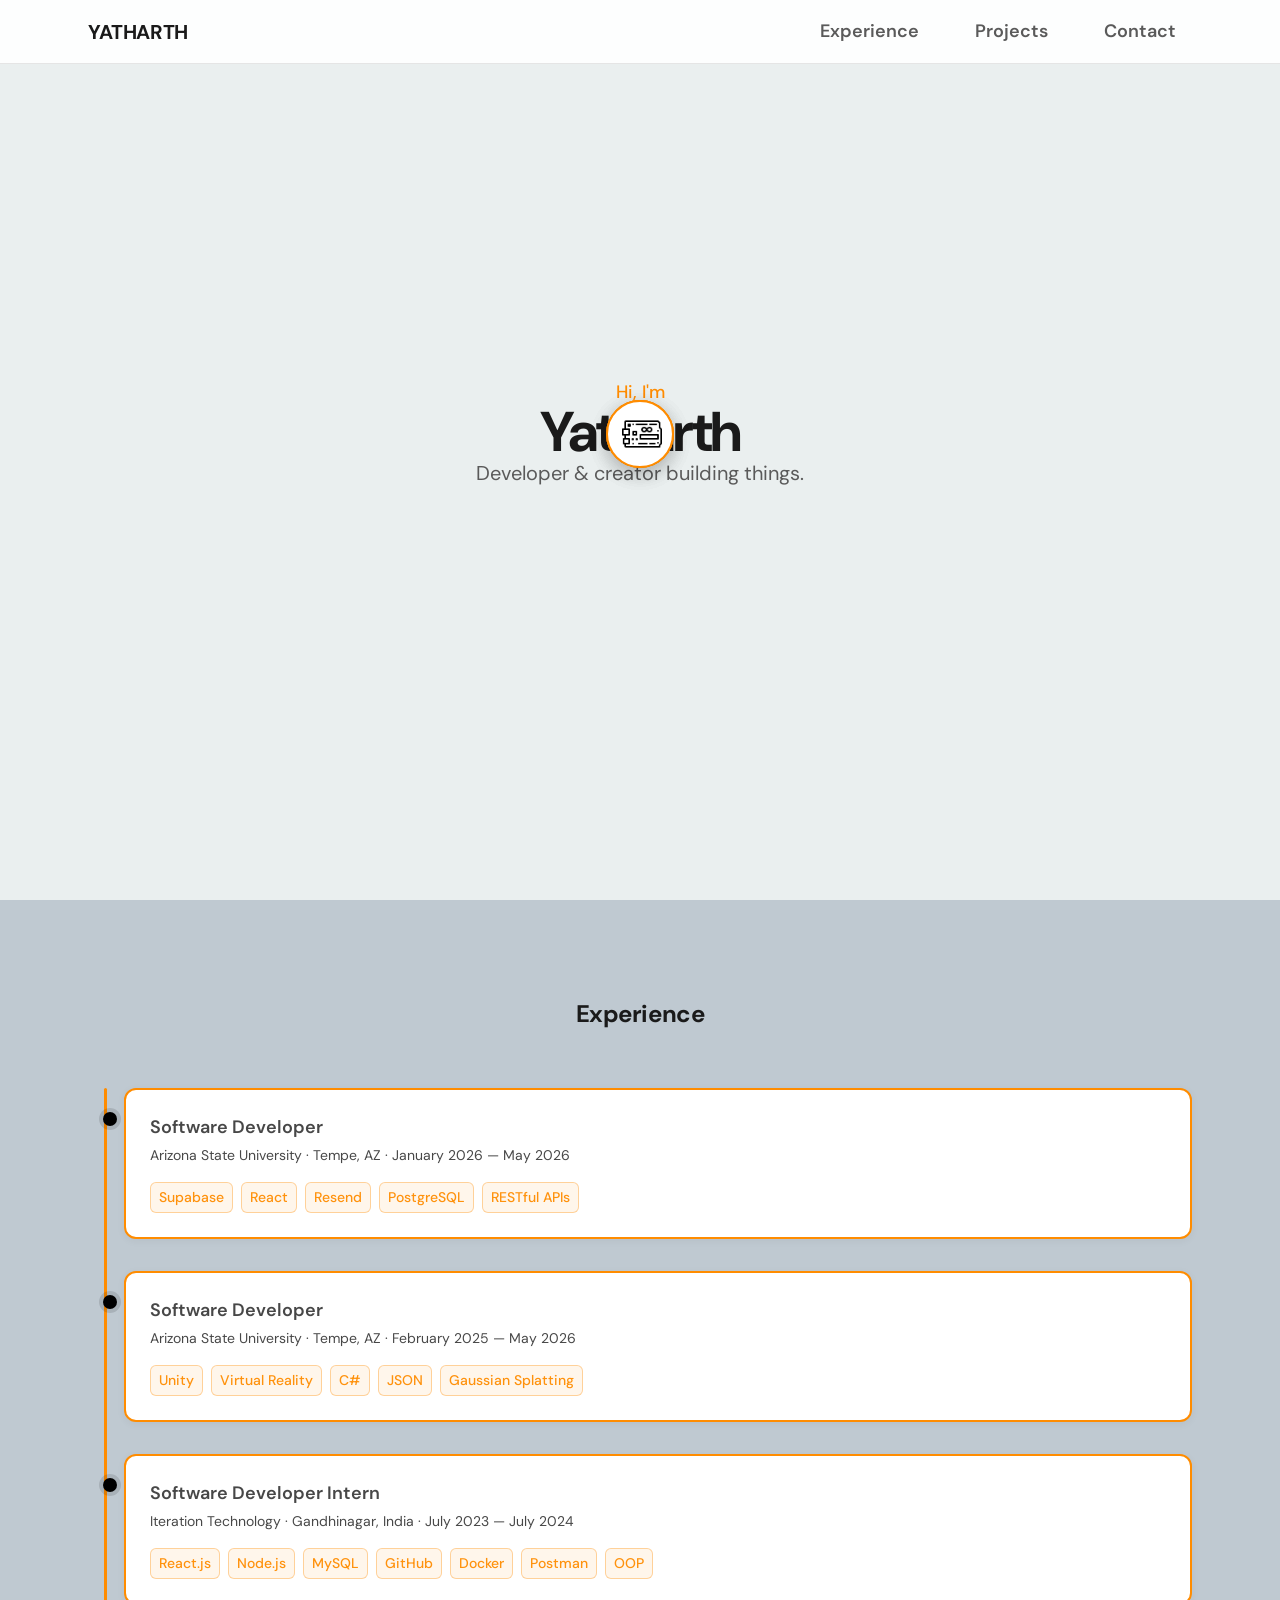
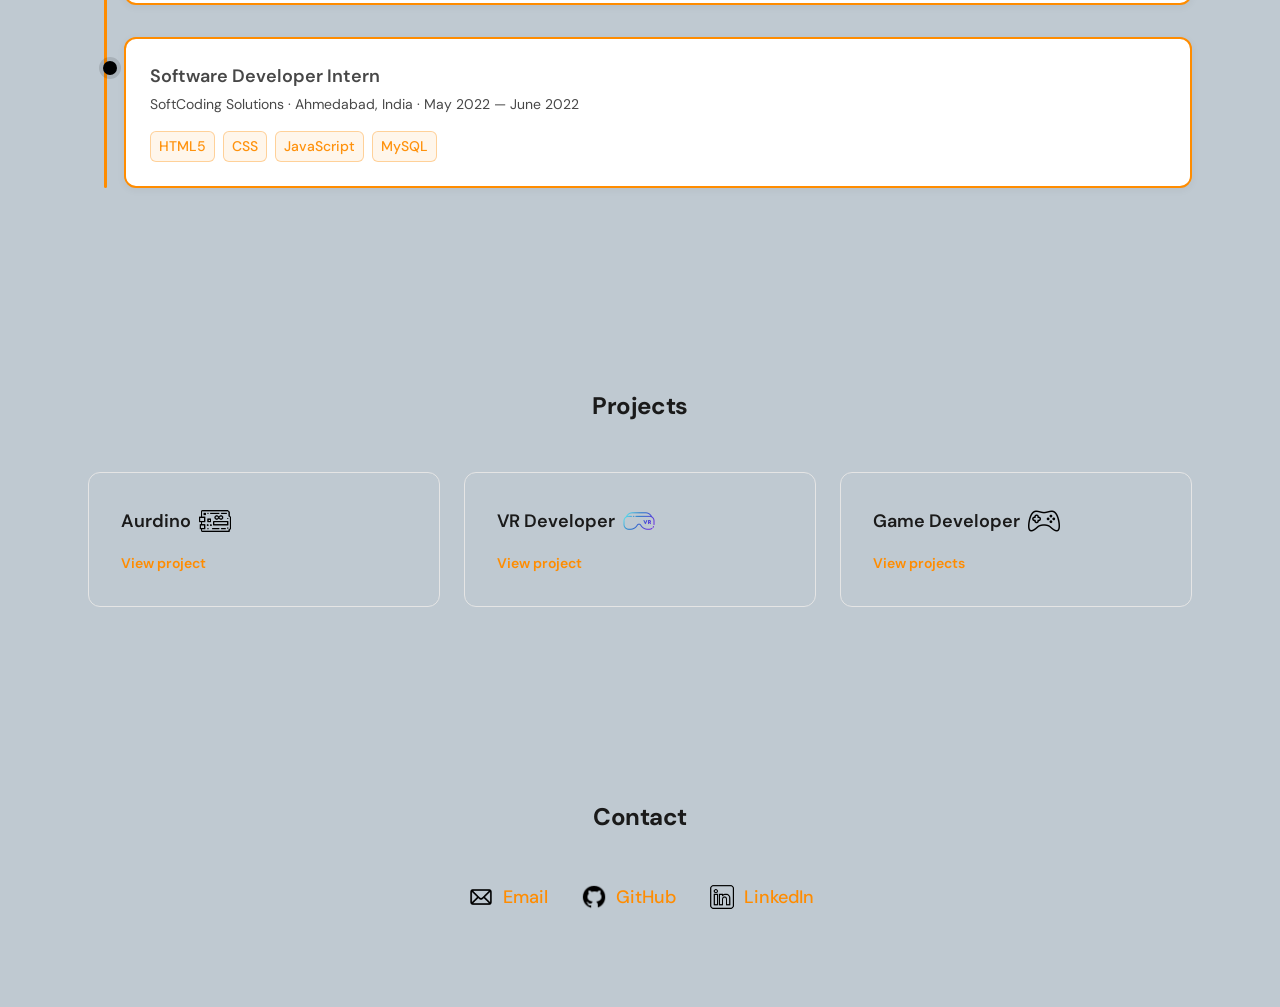
<file: index.html>
<!DOCTYPE html>
<html lang="en">
<head>
  <meta charset="UTF-8">
  <meta name="viewport" content="width=device-width, initial-scale=1.0">
  <meta name="description" content="Yatharth's portfolio — developer and creator.">
  <meta name="theme-color" content="#ffffff">
  <title>Yatharth | Portfolio</title>
  <link rel="stylesheet" href="css/styles.css">
  <link rel="stylesheet" href="css/animations.css">
  <link rel="preconnect" href="https://fonts.googleapis.com">
  <link rel="preconnect" href="https://fonts.gstatic.com" crossorigin>
  <link href="https://fonts.googleapis.com/css2?family=DM+Sans:ital,opsz,wght@0,9..40,400;0,9..40,500;0,9..40,600;0,9..40,700;1,9..40,400&family=Dancing+Script:wght@600;700&family=JetBrains+Mono:wght@400;500&display=swap" rel="stylesheet">
</head>
<body>
  <div class="preloader" aria-hidden="true">
    <div class="preloader__panel preloader__panel--top"></div>
    <div class="preloader__panel preloader__panel--bottom"></div>
    <div class="preloader__inner">
      <svg class="preloader__sign" viewBox="0 0 760 240" role="img" aria-label="Yatharth">
        <text class="preloader__sign-text" x="50%" y="62%" text-anchor="middle">Yatharth</text>
      </svg>
    </div>
  </div>
  <a href="#hero" class="skip-link">Skip to main content</a>
  <header class="header">
    <nav class="nav container" aria-label="Main navigation">
      <a href="#" class="nav__logo">YATHARTH</a>
      <button type="button" class="nav__toggle" aria-label="Toggle menu" aria-expanded="false">
        <span class="nav__toggle-bar"></span>
        <span class="nav__toggle-bar"></span>
        <span class="nav__toggle-bar"></span>
      </button>
      <ul class="nav__menu">
        <li><a href="#experience" class="nav__link">Experience</a></li>
        <li><a href="#projects" class="nav__link">Projects</a></li>
        <li><a href="#contact" class="nav__link">Contact</a></li>
      </ul>
    </nav>
  </header>

  <main>
    <section id="hero" class="hero">
      <div class="hero__content container">
        <div class="hero__name-orbit">
          <div class="hero__float-orbit hero__float-orbit--vr">
            <a href="projects/project-two.html" class="hero__float-btn" aria-label="Open VR Developer project">
              <span class="hero__float-btn__icon">
                <img src="images/icons/vr.png" alt="" width="40" height="40" aria-hidden="true">
              </span>
              <span class="hero__float-btn__label">VR Developer</span>
            </a>
          </div>
          <div class="hero__float-orbit hero__float-orbit--game">
            <a href="projects/project-three.html" class="hero__float-btn" aria-label="Open Game Developer project">
              <span class="hero__float-btn__icon">
                <img src="images/icons/console.png" alt="" width="40" height="40" aria-hidden="true">
              </span>
              <span class="hero__float-btn__label">Game Developer</span>
            </a>
          </div>
          <div class="hero__float-orbit hero__float-orbit--arduino">
            <a href="projects/project-one.html" class="hero__float-btn" aria-label="Open Aurdino project">
              <span class="hero__float-btn__icon">
                <img src="images/icons/arduino.png" alt="" width="40" height="40" aria-hidden="true">
              </span>
              <span class="hero__float-btn__label">Aurdino</span>
            </a>
          </div>
          <div class="hero__name-block">
            <p class="hero__greeting animate-on-load">Hi, I'm</p>
            <h1 class="hero__name animate-on-load animate-on-load--delay-1">Yatharth</h1>
            <p class="hero__tagline animate-on-load animate-on-load--delay-2">Developer &amp; creator building things.</p>
          </div>
        </div>
      </div>
    </section>

    <section id="experience" class="section section--experience">
      <div class="container">
        <h2 class="section__title reveal">Experience</h2>
        <div class="experience__list">
          <article class="experience-item experience-item--black reveal">
            <h3 class="experience-item__role">Software Developer</h3>
            <p class="experience-item__meta">Arizona State University · Tempe, AZ · January 2026 — May 2026</p>
            <ul class="experience-item__skills" aria-label="Skills used">
              <li><span class="experience-item__skill">Supabase</span></li>
              <li><span class="experience-item__skill">React</span></li>
              <li><span class="experience-item__skill">Resend</span></li>
              <li><span class="experience-item__skill">PostgreSQL</span></li>
              <li><span class="experience-item__skill">RESTful APIs</span></li>
            </ul>
          </article>
          <article class="experience-item experience-item--black reveal">
            <h3 class="experience-item__role">Software Developer</h3>
            <p class="experience-item__meta">Arizona State University · Tempe, AZ · February 2025 — May 2026</p>
            <ul class="experience-item__skills" aria-label="Skills used">
              <li><span class="experience-item__skill">Unity</span></li>
              <li><span class="experience-item__skill">Virtual Reality</span></li>
              <li><span class="experience-item__skill">C#</span></li>
              <li><span class="experience-item__skill">JSON</span></li>
              <li><span class="experience-item__skill">Gaussian Splatting</span></li>
            </ul>
          </article>
          <article class="experience-item experience-item--black reveal">
            <h3 class="experience-item__role">Software Developer Intern</h3>
            <p class="experience-item__meta">Iteration Technology · Gandhinagar, India · July 2023 — July 2024</p>
            <ul class="experience-item__skills" aria-label="Skills used">
              <li><span class="experience-item__skill">React.js</span></li>
              <li><span class="experience-item__skill">Node.js</span></li>
              <li><span class="experience-item__skill">MySQL</span></li>
              <li><span class="experience-item__skill">GitHub</span></li>
              <li><span class="experience-item__skill">Docker</span></li>
              <li><span class="experience-item__skill">Postman</span></li>
              <li><span class="experience-item__skill">OOP</span></li>
            </ul>
          </article>
          <article class="experience-item experience-item--black reveal">
            <h3 class="experience-item__role">Software Developer Intern</h3>
            <p class="experience-item__meta">SoftCoding Solutions · Ahmedabad, India · May 2022 — June 2022</p>
            <ul class="experience-item__skills" aria-label="Skills used">
              <li><span class="experience-item__skill">HTML5</span></li>
              <li><span class="experience-item__skill">CSS</span></li>
              <li><span class="experience-item__skill">JavaScript</span></li>
              <li><span class="experience-item__skill">MySQL</span></li>
            </ul>
          </article>
        </div>
      </div>
    </section>

    <section id="projects" class="section section--projects">
      <div class="container">
        <h2 class="section__title reveal">Projects</h2>
        <div class="projects__grid">
          <a href="projects/project-one.html" id="project-arduino" class="project-card reveal">
            <div class="project-card__inner">
              <h3 class="project-card__title">
                Aurdino
                <img src="images/icons/arduino.png" alt="" class="project-card__icon" width="32" height="32" aria-hidden="true">
              </h3>
              <span class="project-card__cta">View project</span>
            </div>
          </a>
          <a href="projects/project-two.html" id="project-vr-developer" class="project-card reveal">
            <div class="project-card__inner">
              <h3 class="project-card__title">
                VR Developer
                <img src="images/icons/vr.png" alt="" class="project-card__icon" width="32" height="32" aria-hidden="true">
              </h3>
              <span class="project-card__cta">View project</span>
            </div>
          </a>
          <a href="projects/project-three.html" id="project-game-developer" class="project-card reveal">
            <div class="project-card__inner">
              <h3 class="project-card__title">
                Game Developer
                <img src="images/icons/console.png" alt="" class="project-card__icon" width="32" height="32" aria-hidden="true">
              </h3>
              <span class="project-card__cta">View projects</span>
            </div>
          </a>
        </div>
      </div>
    </section>

    <section id="contact" class="section section--contact">
      <div class="container">
        <h2 class="section__title reveal">Contact</h2>
        <div class="contact__links reveal">
          <a href="mailto:yatharthpatel96@gmail.com" class="contact__link">
            <img src="images/icons/email.png" alt="" class="contact__icon" width="28" height="28" aria-hidden="true">
            Email
          </a>
          <a href="https://github.com/Yatharth1173" target="_blank" rel="noopener noreferrer" class="contact__link">
            <img src="images/icons/github.png" alt="" class="contact__icon" width="28" height="28" aria-hidden="true">
            GitHub
          </a>
          <a href="https://www.linkedin.com/in/yatharth-patel-7a8982214/" target="_blank" rel="noopener noreferrer" class="contact__link">
            <img src="images/icons/linkedin.png" alt="" class="contact__icon" width="28" height="28" aria-hidden="true">
            LinkedIn
          </a>
        </div>
      </div>
    </section>
  </main>

  <script src="js/script.js"></script>
</body>
</html>
</file>
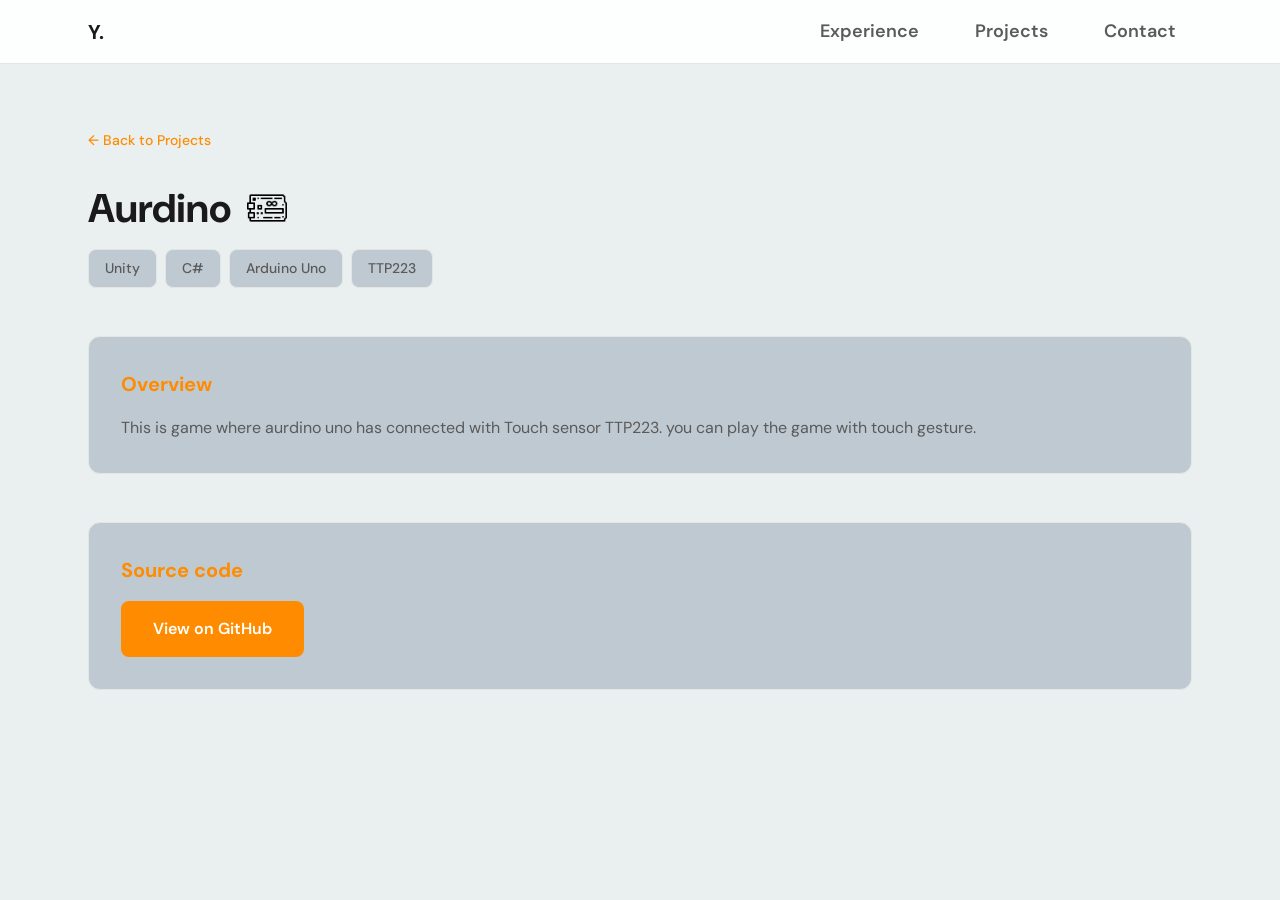
<file: projects/project-one.html>
<!DOCTYPE html>
<html lang="en">
<head>
  <meta charset="UTF-8">
  <meta name="viewport" content="width=device-width, initial-scale=1.0">
  <meta name="description" content="Aurdino — touch sensor game with Unity and Arduino Uno.">
  <title>Aurdino | Yatharth</title>
  <link rel="stylesheet" href="../css/styles.css">
  <link rel="stylesheet" href="../css/animations.css">
  <link rel="preconnect" href="https://fonts.googleapis.com">
  <link rel="preconnect" href="https://fonts.gstatic.com" crossorigin>
  <link href="https://fonts.googleapis.com/css2?family=DM+Sans:ital,opsz,wght@0,9..40,400;0,9..40,500;0,9..40,600;0,9..40,700;1,9..40,400&family=JetBrains+Mono:wght@400;500&display=swap" rel="stylesheet">
</head>
<body>
  <a href="#main" class="skip-link">Skip to main content</a>
  <header class="header">
    <nav class="nav container" aria-label="Main navigation">
      <a href="../index.html" class="nav__logo">Y.</a>
      <button type="button" class="nav__toggle" aria-label="Toggle menu" aria-expanded="false">
        <span class="nav__toggle-bar"></span>
        <span class="nav__toggle-bar"></span>
        <span class="nav__toggle-bar"></span>
      </button>
      <ul class="nav__menu">
        <li><a href="../index.html#experience" class="nav__link">Experience</a></li>
        <li><a href="../index.html#projects" class="nav__link">Projects</a></li>
        <li><a href="../index.html#contact" class="nav__link">Contact</a></li>
      </ul>
    </nav>
  </header>

  <main id="main" class="project-detail">
    <div class="container">
      <a href="../index.html#projects" class="project-detail__back">← Back to Projects</a>
      <h1 class="project-detail__title">
        Aurdino
        <img src="../images/icons/arduino.png" alt="" class="project-detail__icon" width="40" height="40" aria-hidden="true">
      </h1>

      <ul class="project-detail__tags project-detail__tags--page">
        <li><span class="skill-tag">Unity</span></li>
        <li><span class="skill-tag">C#</span></li>
        <li><span class="skill-tag">Arduino Uno</span></li>
        <li><span class="skill-tag">TTP223</span></li>
      </ul>

      <section class="project-detail__block" aria-labelledby="overview-one">
        <h2 id="overview-one" class="project-detail__heading">Overview</h2>
        <p class="project-detail__text">This is game where aurdino uno has connected with Touch sensor TTP223. you can play the game with touch gesture.</p>
      </section>

      <section class="project-detail__block" aria-labelledby="links-one">
        <h2 id="links-one" class="project-detail__heading">Source code</h2>
        <div class="project-detail__links">
          <a href="https://github.com/Yatharth1173/Unity-and-Aurdino" class="btn btn--primary" target="_blank" rel="noopener noreferrer">View on GitHub</a>
        </div>
      </section>
    </div>
  </main>

  <script src="../js/script.js"></script>
</body>
</html>
</file>
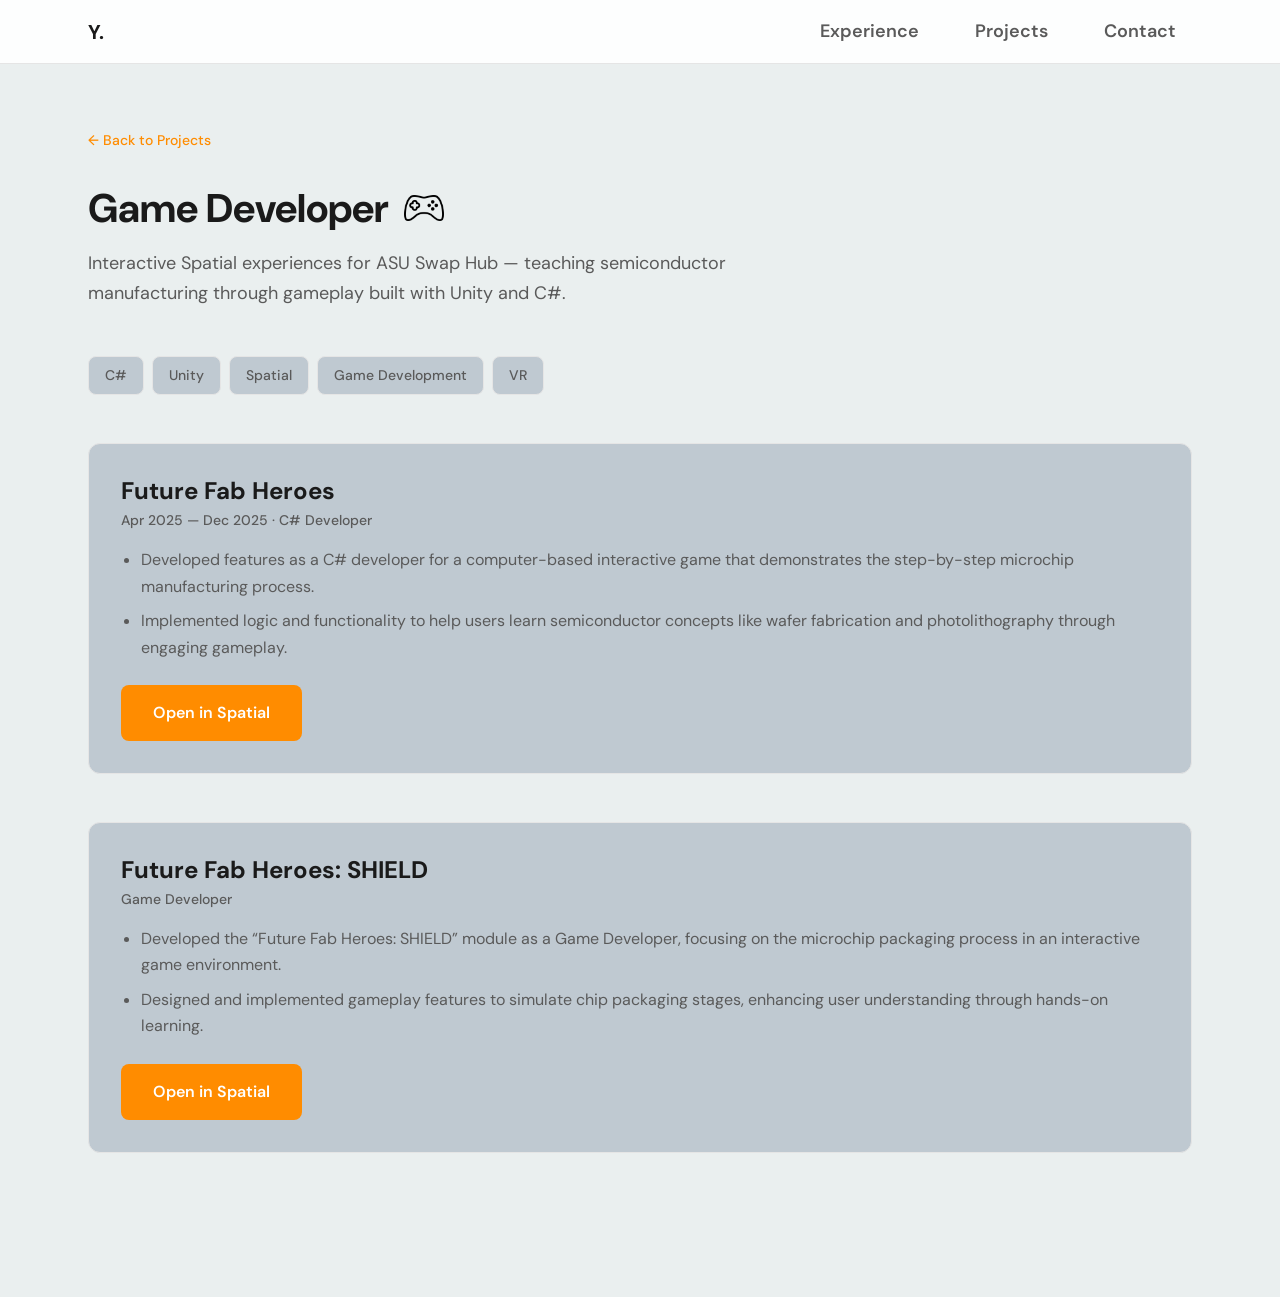
<file: projects/project-three.html>
<!DOCTYPE html>
<html lang="en">
<head>
  <meta charset="UTF-8">
  <meta name="viewport" content="width=device-width, initial-scale=1.0">
  <meta name="description" content="Future Fab Heroes — interactive semiconductor education games by Yatharth.">
  <title>Game Developer | Yatharth</title>
  <link rel="stylesheet" href="../css/styles.css">
  <link rel="stylesheet" href="../css/animations.css">
  <link rel="preconnect" href="https://fonts.googleapis.com">
  <link rel="preconnect" href="https://fonts.gstatic.com" crossorigin>
  <link href="https://fonts.googleapis.com/css2?family=DM+Sans:ital,opsz,wght@0,9..40,400;0,9..40,500;0,9..40,600;0,9..40,700;1,9..40,400&family=JetBrains+Mono:wght@400;500&display=swap" rel="stylesheet">
</head>
<body>
  <a href="#main" class="skip-link">Skip to main content</a>
  <header class="header">
    <nav class="nav container" aria-label="Main navigation">
      <a href="../index.html" class="nav__logo">Y.</a>
      <button type="button" class="nav__toggle" aria-label="Toggle menu" aria-expanded="false">
        <span class="nav__toggle-bar"></span>
        <span class="nav__toggle-bar"></span>
        <span class="nav__toggle-bar"></span>
      </button>
      <ul class="nav__menu">
        <li><a href="../index.html#experience" class="nav__link">Experience</a></li>
        <li><a href="../index.html#projects" class="nav__link">Projects</a></li>
        <li><a href="../index.html#contact" class="nav__link">Contact</a></li>
      </ul>
    </nav>
  </header>

  <main id="main" class="project-detail">
    <div class="container">
      <a href="../index.html#projects" class="project-detail__back">← Back to Projects</a>
      <h1 class="project-detail__title">
        Game Developer
        <img src="../images/icons/console.png" alt="" class="project-detail__icon" width="40" height="40" aria-hidden="true">
      </h1>
      <p class="project-detail__lead">Interactive Spatial experiences for ASU Swap Hub — teaching semiconductor manufacturing through gameplay built with Unity and C#.</p>

      <ul class="project-detail__tags project-detail__tags--page">
        <li><span class="skill-tag">C#</span></li>
        <li><span class="skill-tag">Unity</span></li>
        <li><span class="skill-tag">Spatial</span></li>
        <li><span class="skill-tag">Game Development</span></li>
        <li><span class="skill-tag">VR</span></li>
      </ul>

      <article class="project-detail__block project-detail__sub" aria-labelledby="ffh-main">
        <h2 id="ffh-main" class="project-detail__sub-title">Future Fab Heroes</h2>
        <p class="project-detail__meta">Apr 2025 — Dec 2025 · C# Developer</p>
        <ul class="project-detail__list">
          <li>Developed features as a C# developer for a computer-based interactive game that demonstrates the step-by-step microchip manufacturing process.</li>
          <li>Implemented logic and functionality to help users learn semiconductor concepts like wafer fabrication and photolithography through engaging gameplay.</li>
        </ul>
        <div class="project-detail__links">
          <a href="https://www.spatial.io/s/Future-Fab-Heroes-68af3ddfd1fa7707b88f6c7b?share=1953632267909538882" class="btn btn--primary" target="_blank" rel="noopener noreferrer">Open in Spatial</a>
        </div>
      </article>

      <article class="project-detail__block project-detail__sub" aria-labelledby="ffh-shield">
        <h2 id="ffh-shield" class="project-detail__sub-title">Future Fab Heroes: SHIELD</h2>
        <p class="project-detail__meta">Game Developer</p>
        <ul class="project-detail__list">
          <li>Developed the “Future Fab Heroes: SHIELD” module as a Game Developer, focusing on the microchip packaging process in an interactive game environment.</li>
          <li>Designed and implemented gameplay features to simulate chip packaging stages, enhancing user understanding through hands-on learning.</li>
        </ul>
        <div class="project-detail__links">
          <a href="https://www.spatial.io/s/Future-Fab-Heroes-Packaging-Module-68bb1ec36d0f15ba3b5c65b3?share=2707585135207394608" class="btn btn--primary" target="_blank" rel="noopener noreferrer">Open in Spatial</a>
        </div>
      </article>
    </div>
  </main>

  <script src="../js/script.js"></script>
</body>
</html>
</file>
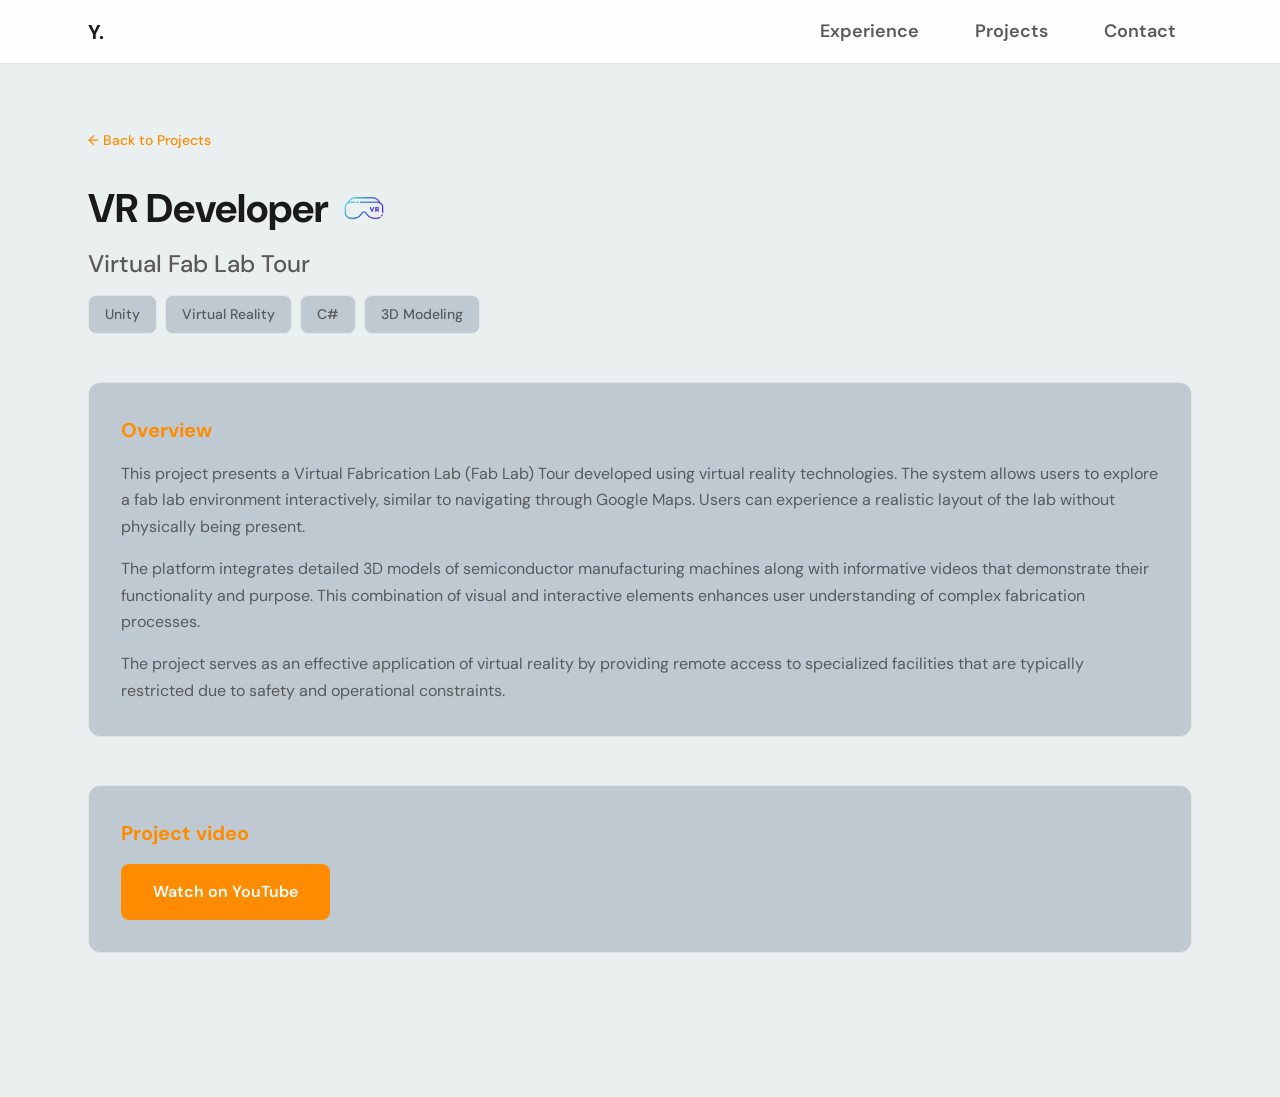
<file: projects/project-two.html>
<!DOCTYPE html>
<html lang="en">
<head>
  <meta charset="UTF-8">
  <meta name="viewport" content="width=device-width, initial-scale=1.0">
  <meta name="description" content="Virtual Fab Lab Tour — VR Developer project by Yatharth.">
  <title>Virtual Fab Lab Tour | Yatharth</title>
  <link rel="stylesheet" href="../css/styles.css">
  <link rel="stylesheet" href="../css/animations.css">
  <link rel="preconnect" href="https://fonts.googleapis.com">
  <link rel="preconnect" href="https://fonts.gstatic.com" crossorigin>
  <link href="https://fonts.googleapis.com/css2?family=DM+Sans:ital,opsz,wght@0,9..40,400;0,9..40,500;0,9..40,600;0,9..40,700;1,9..40,400&family=JetBrains+Mono:wght@400;500&display=swap" rel="stylesheet">
</head>
<body>
  <a href="#main" class="skip-link">Skip to main content</a>
  <header class="header">
    <nav class="nav container" aria-label="Main navigation">
      <a href="../index.html" class="nav__logo">Y.</a>
      <button type="button" class="nav__toggle" aria-label="Toggle menu" aria-expanded="false">
        <span class="nav__toggle-bar"></span>
        <span class="nav__toggle-bar"></span>
        <span class="nav__toggle-bar"></span>
      </button>
      <ul class="nav__menu">
        <li><a href="../index.html#experience" class="nav__link">Experience</a></li>
        <li><a href="../index.html#projects" class="nav__link">Projects</a></li>
        <li><a href="../index.html#contact" class="nav__link">Contact</a></li>
      </ul>
    </nav>
  </header>

  <main id="main" class="project-detail">
    <div class="container">
      <a href="../index.html#projects" class="project-detail__back">← Back to Projects</a>
      <h1 class="project-detail__title">
        VR Developer
        <img src="../images/icons/vr.png" alt="" class="project-detail__icon" width="40" height="40" aria-hidden="true">
      </h1>
      <h2 class="project-detail__sub-title project-detail__sub-title--page">Virtual Fab Lab Tour</h2>

      <ul class="project-detail__tags project-detail__tags--page">
        <li><span class="skill-tag">Unity</span></li>
        <li><span class="skill-tag">Virtual Reality</span></li>
        <li><span class="skill-tag">C#</span></li>
        <li><span class="skill-tag">3D Modeling</span></li>
      </ul>

      <section class="project-detail__block" aria-labelledby="overview-two">
        <h2 id="overview-two" class="project-detail__heading">Overview</h2>
        <p class="project-detail__text">This project presents a Virtual Fabrication Lab (Fab Lab) Tour developed using virtual reality technologies. The system allows users to explore a fab lab environment interactively, similar to navigating through Google Maps. Users can experience a realistic layout of the lab without physically being present.</p>
        <p class="project-detail__text">The platform integrates detailed 3D models of semiconductor manufacturing machines along with informative videos that demonstrate their functionality and purpose. This combination of visual and interactive elements enhances user understanding of complex fabrication processes.</p>
        <p class="project-detail__text">The project serves as an effective application of virtual reality by providing remote access to specialized facilities that are typically restricted due to safety and operational constraints.</p>
      </section>

      <section class="project-detail__block" aria-labelledby="links-two">
        <h2 id="links-two" class="project-detail__heading">Project video</h2>
        <div class="project-detail__links">
          <a href="https://www.youtube.com/watch?v=sa8F2NywoDs" class="btn btn--primary" target="_blank" rel="noopener noreferrer">Watch on YouTube</a>
        </div>
      </section>
    </div>
  </main>

  <script src="../js/script.js"></script>
</body>
</html>
</file>
<file: css/styles.css>
/* ============================================
   Design system & base
   ============================================ */
:root {
  /* Colors */
  --color-bg: #EAEFEF;
  --color-bg-elevated: #BFC9D1;
  --color-surface: #BFC9D1;
  --color-text: #1a1a1a;
  --color-text-muted: #5a5a5a;
  --color-accent: #FF8C00;
  --color-accent-hover: #5478FF;
  --color-border: #e5e5e5;

  /* Typography */
  --font-sans: "DM Sans", system-ui, sans-serif;
  --font-mono: "JetBrains Mono", monospace;
  --text-base: 1rem;
  --text-sm: 0.875rem;
  --text-lg: 1.125rem;
  --text-xl: 1.25rem;
  --text-2xl: 1.5rem;
  --text-3xl: 2rem;
  --text-4xl: 2.5rem;
  --text-5xl: 3.5rem;
  --line-tight: 1.25;
  --line-normal: 1.5;
  --line-relaxed: 1.65;

  /* Spacing */
  --space-xs: 0.25rem;
  --space-sm: 0.5rem;
  --space-md: 1rem;
  --space-lg: 1.5rem;
  --space-xl: 2rem;
  --space-2xl: 3rem;
  --space-3xl: 4rem;
  --space-4xl: 6rem;

  /* Layout */
  --container-max: 72rem;
  --container-padding: var(--space-lg);
  --header-height: 4rem;

  /* Transitions & animation */
  --ease-out: cubic-bezier(0.22, 1, 0.36, 1);
  --ease-in-out: cubic-bezier(0.65, 0, 0.35, 1);
  --duration-fast: 0.2s;
  --duration-normal: 0.35s;
  --duration-slow: 0.5s;
}

@media (prefers-reduced-motion: reduce) {
  :root {
    --duration-fast: 0.01ms;
    --duration-normal: 0.01ms;
    --duration-slow: 0.01ms;
  }
}

*,
*::before,
*::after {
  box-sizing: border-box;
}

html {
  scroll-behavior: smooth;
}

@media (prefers-reduced-motion: reduce) {
  html {
    scroll-behavior: auto;
  }
}

body {
  margin: 0;
  font-family: var(--font-sans);
  font-size: var(--text-base);
  line-height: var(--line-normal);
  color: var(--color-text);
  background-color: var(--color-bg);
  -webkit-font-smoothing: antialiased;
}

img {
  max-width: 100%;
  height: auto;
  display: block;
}

a {
  color: var(--color-accent);
  text-decoration: none;
  transition: color var(--duration-fast) var(--ease-out);
}

a:hover {
  color: var(--color-accent-hover);
}

a:focus-visible {
  outline: 2px solid var(--color-accent);
  outline-offset: 2px;
}

/* Skip link (accessibility) */
.skip-link {
  position: absolute;
  top: -100%;
  left: var(--space-md);
  z-index: 200;
  padding: var(--space-md) var(--space-lg);
  background: var(--color-accent);
  color: #fff;
  font-weight: 600;
  border-radius: 8px;
  transition: top var(--duration-fast);
}

.skip-link:focus {
  top: var(--space-md);
}

/* Container */
.container {
  width: 100%;
  max-width: var(--container-max);
  margin-inline: auto;
  padding-inline: var(--container-padding);
}

/* ============================================
   Header & navigation
   ============================================ */
.header {
  position: fixed;
  top: 0;
  left: 0;
  right: 0;
  z-index: 100;
  height: var(--header-height);
  background: rgba(255, 255, 255, 0.9);
  backdrop-filter: blur(12px);
  border-bottom: 1px solid var(--color-border);
  transition: background var(--duration-normal) var(--ease-out),
              border-color var(--duration-normal) var(--ease-out);
}

.nav {
  display: flex;
  align-items: center;
  justify-content: space-between;
  height: 100%;
}

.nav__logo {
  font-weight: 700;
  font-size: var(--text-xl);
  color: var(--color-text);
  letter-spacing: -0.02em;
}

.nav__logo:hover {
  color: var(--color-accent);
}

.nav__menu {
  display: none;
  list-style: none;
  margin: 0;
  padding: 0;
  gap: var(--space-lg);
}

@media (min-width: 768px) {
  .nav__menu {
    display: flex;
  }
}

.nav__link {
  display: inline-flex;
  align-items: center;
  justify-content: center;
  color: var(--color-text-muted);
  font-size: var(--text-lg);
  font-weight: 600;
  padding: 0.4rem 1rem;
  border-radius: 999px;
  background: transparent;
  transition: background-color var(--duration-normal) var(--ease-out),
              color var(--duration-normal) var(--ease-out),
              transform var(--duration-normal) var(--ease-out);
}

.nav__link:hover {
  background-color: var(--color-accent-hover);
  color: #ffffff;
  transform: translateY(-1px);
}

.nav__link:focus-visible {
  outline: 2px solid var(--color-accent-hover);
  outline-offset: 2px;
}

/* Mobile menu toggle */
.nav__toggle {
  display: flex;
  flex-direction: column;
  justify-content: center;
  gap: 5px;
  width: 2rem;
  height: 2rem;
  padding: 0;
  background: none;
  border: none;
  cursor: pointer;
  color: var(--color-text);
  transition: color var(--duration-fast);
}

.nav__toggle:hover {
  color: var(--color-accent);
}

.nav__toggle:focus-visible {
  outline: 2px solid var(--color-accent);
  outline-offset: 2px;
}

@media (min-width: 768px) {
  .nav__toggle {
    display: none;
  }
}

.nav__toggle-bar {
  display: block;
  width: 100%;
  height: 2px;
  background: currentColor;
  border-radius: 1px;
  transition: transform var(--duration-normal) var(--ease-out),
              opacity var(--duration-normal) var(--ease-out);
}

.header.is-menu-open .nav__toggle-bar:nth-child(1) {
  transform: translateY(7px) rotate(45deg);
}

.header.is-menu-open .nav__toggle-bar:nth-child(2) {
  opacity: 0;
}

.header.is-menu-open .nav__toggle-bar:nth-child(3) {
  transform: translateY(-7px) rotate(-45deg);
}

/* Mobile menu open state */
@media (max-width: 767px) {
  .header.is-menu-open .nav__menu {
    display: flex;
    position: fixed;
    top: var(--header-height);
    left: 0;
    right: 0;
    height: calc(100vh - var(--header-height));
    z-index: 90;
    flex-direction: column;
    align-items: center;
    justify-content: center;
    gap: var(--space-xl);
    background: var(--color-bg);
    padding: var(--space-2xl);
  }

  .nav__menu {
    opacity: 0;
    pointer-events: none;
    transition: opacity var(--duration-normal) var(--ease-out);
  }

  .header.is-menu-open .nav__menu {
    opacity: 1;
    pointer-events: auto;
  }

  .nav__link {
    font-size: var(--text-lg);
  }
}

/* ============================================
   Hero
   ============================================ */
.hero {
  min-height: 100vh;
  display: flex;
  align-items: center;
  justify-content: center;
  padding-top: var(--header-height);
  padding-bottom: var(--space-4xl);
  overflow: visible;
}

.hero__content {
  max-width: 42rem;
  text-align: center;
  display: flex;
  flex-direction: column;
  align-items: center;
  gap: 0;
  overflow: visible;
}

.hero__name-orbit {
  position: relative;
  display: inline-flex;
  align-items: center;
  justify-content: center;
  min-width: min(100%, 34rem);
  margin: 0;
  padding: 2.75rem 5.5rem;
  overflow: visible;
}

.hero__name-block {
  position: relative;
  z-index: 1;
  display: flex;
  flex-direction: column;
  align-items: center;
  gap: 0;
  line-height: 1;
}

.hero__greeting {
  margin: 0;
  font-size: var(--text-lg);
  color: var(--color-accent);
  font-weight: 500;
  line-height: 1.2;
}

@keyframes heroFloatVR {
  0%, 100% { transform: translate(-175px, -60px); }
  25% { transform: translate(165px, -85px); }
  50% { transform: translate(145px, 80px); }
  75% { transform: translate(-135px, 95px); }
}

@keyframes heroFloatGame {
  0%, 100% { transform: translate(170px, 75px); }
  25% { transform: translate(-160px, 90px); }
  50% { transform: translate(-140px, -80px); }
  75% { transform: translate(155px, -75px); }
}

@keyframes heroFloatArduino {
  0%, 100% { transform: translate(0, -115px); }
  25% { transform: translate(-175px, 30px); }
  50% { transform: translate(175px, 30px); }
  75% { transform: translate(0, 105px); }
}

.hero__float-orbit {
  position: absolute;
  top: 50%;
  left: 50%;
  z-index: 2;
  will-change: transform;
}

.hero__float-orbit--vr {
  animation: heroFloatVR 14s ease-in-out infinite;
}

.hero__float-orbit--game {
  animation: heroFloatGame 16s ease-in-out infinite;
}

.hero__float-orbit--arduino {
  animation: heroFloatArduino 18s ease-in-out infinite;
}

.hero__float-orbit:has(.hero__float-btn:hover),
.hero__float-orbit:has(.hero__float-btn:focus-visible) {
  animation-play-state: paused;
  z-index: 10;
  overflow: visible;
}

.hero__float-btn {
  position: relative;
  display: inline-flex;
  align-items: center;
  justify-content: flex-start;
  flex-shrink: 0;
  width: 4.25rem;
  height: 4.25rem;
  margin: -2.125rem 0 0 -2.125rem;
  padding: 0;
  border: 2px solid var(--color-accent);
  border-radius: 999px;
  background: #ffffff;
  box-shadow: 0 6px 20px rgba(0, 0, 0, 0.1);
  cursor: pointer;
  overflow: hidden;
  white-space: nowrap;
  text-decoration: none;
  color: var(--color-accent);
  transition: width var(--duration-normal) var(--ease-out),
              background-color var(--duration-normal) var(--ease-out),
              border-color var(--duration-normal) var(--ease-out),
              box-shadow var(--duration-fast) var(--ease-out);
}

.hero__float-btn img {
  width: 2.5rem;
  height: 2.5rem;
  object-fit: contain;
  pointer-events: none;
}

.hero__float-btn__icon {
  display: flex;
  align-items: center;
  justify-content: center;
  flex-shrink: 0;
  width: 4.25rem;
  height: 4.25rem;
}

.hero__float-btn__label {
  display: block;
  flex-shrink: 0;
  overflow: hidden;
  max-width: 0;
  opacity: 0;
  font-size: var(--text-sm);
  font-weight: 600;
  color: #ffffff;
  padding: 0;
  transition: max-width var(--duration-normal) var(--ease-out),
              opacity var(--duration-fast) var(--ease-out) 0.08s,
              padding var(--duration-normal) var(--ease-out);
}

.hero__float-btn:hover,
.hero__float-btn:focus-visible {
  width: 13.5rem;
  background: var(--color-accent-hover);
  border-color: var(--color-accent-hover);
  box-shadow: 0 10px 28px rgba(84, 120, 255, 0.35);
  color: #ffffff;
}

.hero__float-btn:hover .hero__float-btn__label,
.hero__float-btn:focus-visible .hero__float-btn__label {
  max-width: 9rem;
  opacity: 1;
  padding-right: var(--space-md);
  color: #ffffff;
}

.hero__float-btn:focus-visible {
  outline: 2px solid var(--color-accent-hover);
  outline-offset: 3px;
}

.hero__name {
  margin: 0;
  font-size: clamp(2.5rem, 8vw, var(--text-5xl));
  font-weight: 700;
  letter-spacing: -0.03em;
  line-height: 1;
}

.hero__tagline {
  margin: 0;
  font-size: var(--text-xl);
  color: var(--color-text-muted);
  line-height: 1.3;
}

/* ============================================
   Buttons
   ============================================ */
.btn {
  display: inline-flex;
  align-items: center;
  justify-content: center;
  padding: var(--space-md) var(--space-xl);
  font-family: var(--font-sans);
  font-size: var(--text-base);
  font-weight: 600;
  border: none;
  border-radius: 8px;
  cursor: pointer;
  transition: background-color var(--duration-normal) var(--ease-out),
              color var(--duration-normal) var(--ease-out),
              transform var(--duration-normal) var(--ease-out),
              box-shadow var(--duration-normal) var(--ease-out);
}

.btn:focus-visible {
  outline: 2px solid var(--color-accent);
  outline-offset: 2px;
}

.btn--primary {
  background: var(--color-accent);
  color: #fff;
}

.btn--primary:hover {
  background: var(--color-accent-hover);
  transform: translateY(-2px);
  box-shadow: 0 8px 24px rgba(91, 75, 184, 0.35);
}

/* ============================================
   Sections (shared)
   ============================================ */
.section {
  padding: var(--space-4xl) 0;
  background-color: var(--color-surface);
}


.section__title {
  margin: 0 0 var(--space-2xl);
  font-size: var(--text-2xl);
  font-weight: 700;
  letter-spacing: -0.02em;
  text-align: center;
}

/* About */
.about__content {
  max-width: 36rem;
}

.about__text {
  margin: 0;
  font-size: var(--text-lg);
  color: var(--color-text-muted);
  line-height: var(--line-relaxed);
}

/* ============================================
   Projects grid
   ============================================ */
.projects__grid {
  display: grid;
  gap: var(--space-lg);
  grid-template-columns: 1fr;
}

@media (min-width: 640px) {
  .projects__grid {
    grid-template-columns: repeat(2, 1fr);
  }
}

@media (min-width: 960px) {
  .projects__grid {
    grid-template-columns: repeat(3, 1fr);
  }
}

.project-card {
  display: block;
  border-radius: 12px;
  color: inherit;
  text-decoration: none;
  cursor: pointer;
  scroll-margin-top: calc(var(--header-height) + var(--space-lg));
}

.project-card.is-highlighted .project-card__inner {
  border-color: var(--color-accent);
  box-shadow: 0 0 0 3px rgba(255, 140, 0, 0.35), 0 12px 40px rgba(0, 0, 0, 0.2);
  transform: scale(1.02);
}

.project-card:hover {
  color: inherit;
}

.project-card__inner {
  padding: var(--space-xl);
  background: var(--color-surface);
  border: 1px solid var(--color-border);
  border-radius: 12px;
  height: 100%;
  display: flex;
  flex-direction: column;
  transition: transform var(--duration-normal) var(--ease-out),
              border-color var(--duration-normal) var(--ease-out),
              box-shadow var(--duration-normal) var(--ease-out);
}

.project-card:hover .project-card__inner {
  transform: translateY(-4px);
  border-color: var(--color-accent);
  box-shadow: 0 12px 40px rgba(0, 0, 0, 0.3);
}

.project-card__title {
  display: flex;
  align-items: center;
  gap: var(--space-sm);
  margin: 0;
  font-size: var(--text-lg);
  font-weight: 600;
  flex-grow: 1;
}

.project-card__icon {
  width: 2rem;
  height: 2rem;
  object-fit: contain;
  flex-shrink: 0;
}

.project-card__desc {
  margin: 0 0 var(--space-md);
  font-size: var(--text-sm);
  color: var(--color-text-muted);
  line-height: var(--line-relaxed);
  flex-grow: 1;
}

.project-card__cta {
  margin-top: var(--space-md);
  font-size: var(--text-sm);
  font-weight: 600;
  color: var(--color-accent);
}

.project-card:hover .project-card__cta {
  color: var(--color-accent);
  text-decoration: underline;
}

/* ============================================
   Project detail pages
   ============================================ */
.project-detail {
  padding: calc(var(--header-height) + var(--space-3xl)) 0 var(--space-4xl);
}

.project-detail__back {
  display: inline-block;
  margin-bottom: var(--space-xl);
  font-size: var(--text-sm);
  font-weight: 500;
}

.project-detail__title {
  display: flex;
  align-items: center;
  flex-wrap: wrap;
  gap: var(--space-md);
  margin: 0 0 var(--space-md);
  font-size: var(--text-4xl);
  line-height: var(--line-tight);
}

.project-detail__icon {
  width: 2.5rem;
  height: 2.5rem;
  object-fit: contain;
  flex-shrink: 0;
}

.project-detail__lead {
  margin: 0 0 var(--space-2xl);
  font-size: var(--text-lg);
  color: var(--color-text-muted);
  line-height: var(--line-relaxed);
  max-width: 40rem;
}

.project-detail__block {
  margin-bottom: var(--space-2xl);
  padding: var(--space-xl);
  background: var(--color-surface);
  border: 1px solid var(--color-border);
  border-radius: 12px;
}

.project-detail__heading {
  margin: 0 0 var(--space-md);
  font-size: var(--text-xl);
  color: var(--color-accent);
}

.project-detail__text {
  margin: 0;
  line-height: var(--line-relaxed);
  color: var(--color-text-muted);
}

.project-detail__tags {
  display: flex;
  flex-wrap: wrap;
  gap: var(--space-sm);
  margin: 0;
  padding: 0;
  list-style: none;
}

.project-detail__links {
  display: flex;
  flex-wrap: wrap;
  gap: var(--space-md);
}

.project-detail__tags--page {
  margin-bottom: var(--space-2xl);
}

.project-detail__sub-title {
  margin: 0 0 var(--space-xs);
  font-size: var(--text-2xl);
  line-height: var(--line-tight);
}

.project-detail__sub-title--page {
  margin: 0 0 var(--space-md);
  font-weight: 500;
  color: var(--color-text-muted);
}

.project-detail__text + .project-detail__text {
  margin-top: var(--space-md);
}

.project-detail__meta {
  margin: 0 0 var(--space-md);
  font-size: var(--text-sm);
  font-weight: 500;
  color: var(--color-text-muted);
}

.project-detail__list {
  margin: 0 0 var(--space-lg);
  padding-left: 1.25rem;
  line-height: var(--line-relaxed);
  color: var(--color-text-muted);
}

.project-detail__list li + li {
  margin-top: var(--space-sm);
}

.project-detail__sub + .project-detail__sub {
  margin-top: var(--space-lg);
}

/* ============================================
   Experience
   ============================================ */
.experience__list {
  position: relative;
  display: flex;
  flex-direction: column;
  gap: var(--space-xl);
  padding: var(--space-sm) 0 var(--space-sm) 2.25rem;
}

.experience__list::before {
  content: "";
  position: absolute;
  top: 0.5rem;
  bottom: 0.5rem;
  left: 1rem;
  width: 3px;
  background: var(--color-accent);
  border-radius: 999px;
}

.experience-item {
  position: relative;
  padding: var(--space-lg);
  border-radius: 12px;
  background: #ffffff;
  border: 2px solid var(--color-accent);
  transform-origin: center left;
  box-shadow: 0 2px 8px rgba(0, 0, 0, 0.05);
  outline: none;
}

/* Subtle grow on hover — colors stay the same (no blue) */
.experience-item.reveal.is-visible {
  transition: opacity var(--duration-slow) var(--ease-out),
              transform var(--duration-fast) var(--ease-out),
              box-shadow var(--duration-fast) var(--ease-out);
}

.experience-item.reveal.is-visible:hover,
.experience-item.reveal.is-visible:focus-visible {
  transform: translateY(0) scale(1.02);
  background: #ffffff;
  border-color: var(--color-accent);
  box-shadow: 0 8px 20px rgba(0, 0, 0, 0.08);
  z-index: 1;
}

.experience-item:focus-visible {
  outline: 2px solid var(--color-accent);
  outline-offset: 4px;
}

.experience-item::before {
  content: "";
  position: absolute;
  left: -1.42rem;
  top: 1.35rem;
  width: 14px;
  height: 14px;
  border-radius: 999px;
  background: var(--color-accent);
  box-shadow: 0 0 0 4px rgba(255, 140, 0, 0.18);
}

.experience-item.reveal {
  transition-delay: 0s;
}

.experience-item.reveal.is-visible:nth-child(2) { transition-delay: 0.08s; }
.experience-item.reveal.is-visible:nth-child(3) { transition-delay: 0.16s; }
.experience-item.reveal.is-visible:nth-child(4) { transition-delay: 0.24s; }

.experience-item__role {
  margin: 0 0 var(--space-xs);
  font-size: var(--text-lg);
  font-weight: 600;
  color: var(--color-accent);
}

.experience-item__meta {
  margin: 0 0 var(--space-md);
  font-size: var(--text-sm);
  color: rgba(255, 140, 0, 0.85);
}

.experience-item__skills {
  display: flex;
  flex-wrap: wrap;
  gap: var(--space-sm);
  margin: 0;
  padding: 0;
  list-style: none;
}

.experience-item__skill {
  display: inline-block;
  padding: var(--space-xs) var(--space-sm);
  font-size: var(--text-sm);
  font-weight: 500;
  color: rgba(255, 140, 0, 0.95);
  background: rgba(255, 140, 0, 0.08);
  border: 1px solid rgba(255, 140, 0, 0.35);
  border-radius: 6px;
}

.experience-item--black {
  border-color: var(--color-accent);
}

.experience-item--black.reveal.is-visible:hover,
.experience-item--black.reveal.is-visible:focus-visible {
  border-color: var(--color-accent);
}

.experience-item--black:focus-visible {
  outline-color: #000000;
}

.experience-item--black::before {
  background: #000000;
  box-shadow: 0 0 0 4px rgba(0, 0, 0, 0.12);
}

.experience-item--black .experience-item__role,
.experience-item--black .experience-item__meta {
  color: rgba(0, 0, 0, 0.72);
}

.experience-item--black .experience-item__skill {
  color: rgba(255, 140, 0, 0.95);
  background: rgba(255, 140, 0, 0.08);
  border-color: rgba(255, 140, 0, 0.35);
}

@media (prefers-reduced-motion: reduce) {
  .experience-item.reveal.is-visible:hover,
  .experience-item.reveal.is-visible:focus-visible {
    transform: translateY(0);
  }
}

/* ============================================
   Skills
   ============================================ */
.skills__list {
  display: flex;
  flex-wrap: wrap;
  gap: var(--space-md);
}

.skill-tag {
  display: inline-block;
  padding: var(--space-sm) var(--space-md);
  font-size: var(--text-sm);
  font-weight: 500;
  background: var(--color-surface);
  border: 1px solid var(--color-border);
  border-radius: 8px;
  color: var(--color-text-muted);
  transition: border-color var(--duration-normal) var(--ease-out),
              color var(--duration-normal) var(--ease-out),
              transform var(--duration-normal) var(--ease-out);
}

.skill-tag:hover {
  border-color: var(--color-accent);
  color: var(--color-text);
  transform: scale(1.05);
}

/* ============================================
   Contact
   ============================================ */
.contact__text {
  margin: 0 0 var(--space-xl);
  font-size: var(--text-lg);
  color: var(--color-text-muted);
  max-width: 32rem;
}

.contact__links {
  display: flex;
  flex-wrap: wrap;
  justify-content: center;
  align-items: center;
  gap: var(--space-xl);
}

.contact__link {
  display: inline-flex;
  align-items: center;
  gap: var(--space-sm);
  font-size: var(--text-lg);
  font-weight: 500;
  position: relative;
}

.contact__icon {
  width: 1.75rem;
  height: 1.75rem;
  object-fit: contain;
  flex-shrink: 0;
}

.contact__link::after {
  content: "";
  position: absolute;
  left: 0;
  bottom: -2px;
  width: 100%;
  height: 2px;
  background: var(--color-accent);
  transform: scaleX(0);
  transform-origin: right;
  transition: transform var(--duration-normal) var(--ease-out);
}

.contact__link:hover::after {
  transform: scaleX(1);
  transform-origin: left;
}

/* ============================================
   Footer
   ============================================ */
.footer {
  padding: var(--space-xl) 0;
  border-top: 1px solid var(--color-border);
}

.footer__text {
  margin: 0;
  font-size: var(--text-sm);
  color: var(--color-text-muted);
}
</file>
<file: css/animations.css>
/* ============================================
   Animation keyframes & classes
   ============================================ */

/* Splash preloader: cursive signature writes itself, then panels slide apart */
.preloader {
  position: fixed;
  inset: 0;
  z-index: 10000;
  display: flex;
  align-items: center;
  justify-content: center;
  animation: preloaderDone 0s linear 3.8s forwards;
}

.preloader__panel {
  position: absolute;
  left: 0;
  right: 0;
  height: 50.2%;
  background: var(--color-bg);
  z-index: 1;
}

.preloader__panel--top {
  top: 0;
  animation: panelSlideUp 0.8s var(--ease-in-out) 3s forwards;
}

.preloader__panel--bottom {
  bottom: 0;
  animation: panelSlideDown 0.8s var(--ease-in-out) 3s forwards;
}

.preloader__inner {
  position: relative;
  z-index: 2;
  display: flex;
  flex-direction: column;
  align-items: center;
  animation: preloaderFade 0.4s ease 2.95s forwards;
}

.preloader__sign {
  width: min(36rem, 85vw);
  height: auto;
  overflow: visible;
}

.preloader__sign-text {
  font-family: "Dancing Script", cursive;
  font-size: 150px;
  font-weight: 700;
  fill: var(--color-accent);
  fill-opacity: 0;
  stroke: var(--color-accent);
  stroke-width: 2;
  stroke-linejoin: round;
  stroke-linecap: round;
  stroke-dasharray: 2400;
  stroke-dashoffset: 2400;
  animation: signDraw 2.2s var(--ease-in-out) 0.3s forwards,
             signFill 0.7s ease 2.2s forwards;
}

@keyframes signDraw {
  to {
    stroke-dashoffset: 0;
  }
}

@keyframes signFill {
  to {
    fill-opacity: 1;
  }
}

@keyframes preloaderFade {
  to {
    opacity: 0;
  }
}

@keyframes panelSlideUp {
  to {
    transform: translateY(-100%);
  }
}

@keyframes panelSlideDown {
  to {
    transform: translateY(100%);
  }
}

@keyframes preloaderDone {
  to {
    visibility: hidden;
    pointer-events: none;
  }
}

/* Hero entrance (page load) */
@keyframes fadeSlideUp {
  from {
    opacity: 0;
    transform: translateY(24px);
  }
  to {
    opacity: 1;
    transform: translateY(0);
  }
}

.animate-on-load {
  opacity: 0;
  animation: fadeSlideUp var(--duration-slow) var(--ease-out) forwards;
}

.animate-on-load--delay-1 {
  animation-delay: 0.1s;
}

.animate-on-load--delay-2 {
  animation-delay: 0.2s;
}

.animate-on-load--delay-3 {
  animation-delay: 0.35s;
}

/* Scroll reveal (triggered by JS .is-visible) */
.reveal {
  opacity: 0;
  transform: translateY(28px);
  transition: opacity var(--duration-slow) var(--ease-out),
              transform var(--duration-slow) var(--ease-out);
}

.reveal.is-visible {
  opacity: 1;
  transform: translateY(0);
}

/* Stagger children (e.g. project cards) */
.reveal-stagger > * {
  opacity: 0;
  transform: translateY(24px);
  transition: opacity var(--duration-slow) var(--ease-out),
              transform var(--duration-slow) var(--ease-out);
}

.reveal-stagger.is-visible > *:nth-child(1) { transition-delay: 0s; }
.reveal-stagger.is-visible > *:nth-child(2) { transition-delay: 0.08s; }
.reveal-stagger.is-visible > *:nth-child(3) { transition-delay: 0.16s; }
.reveal-stagger.is-visible > *:nth-child(4) { transition-delay: 0.24s; }
.reveal-stagger.is-visible > *:nth-child(5) { transition-delay: 0.32s; }
.reveal-stagger.is-visible > *:nth-child(6) { transition-delay: 0.4s; }

.reveal-stagger.is-visible > * {
  opacity: 1;
  transform: translateY(0);
}

/* Respect reduced motion */
@media (prefers-reduced-motion: reduce) {
  .preloader {
    display: none;
  }

  .hero__float-orbit--vr {
    animation-duration: 28s;
  }

  .hero__float-orbit--game {
    animation-duration: 32s;
  }

  .hero__float-orbit--arduino {
    animation-duration: 36s;
  }

  .animate-on-load,
  .reveal,
  .reveal-stagger > * {
    opacity: 1;
    transform: none;
    animation: none;
    transition: none;
  }
}
</file>
